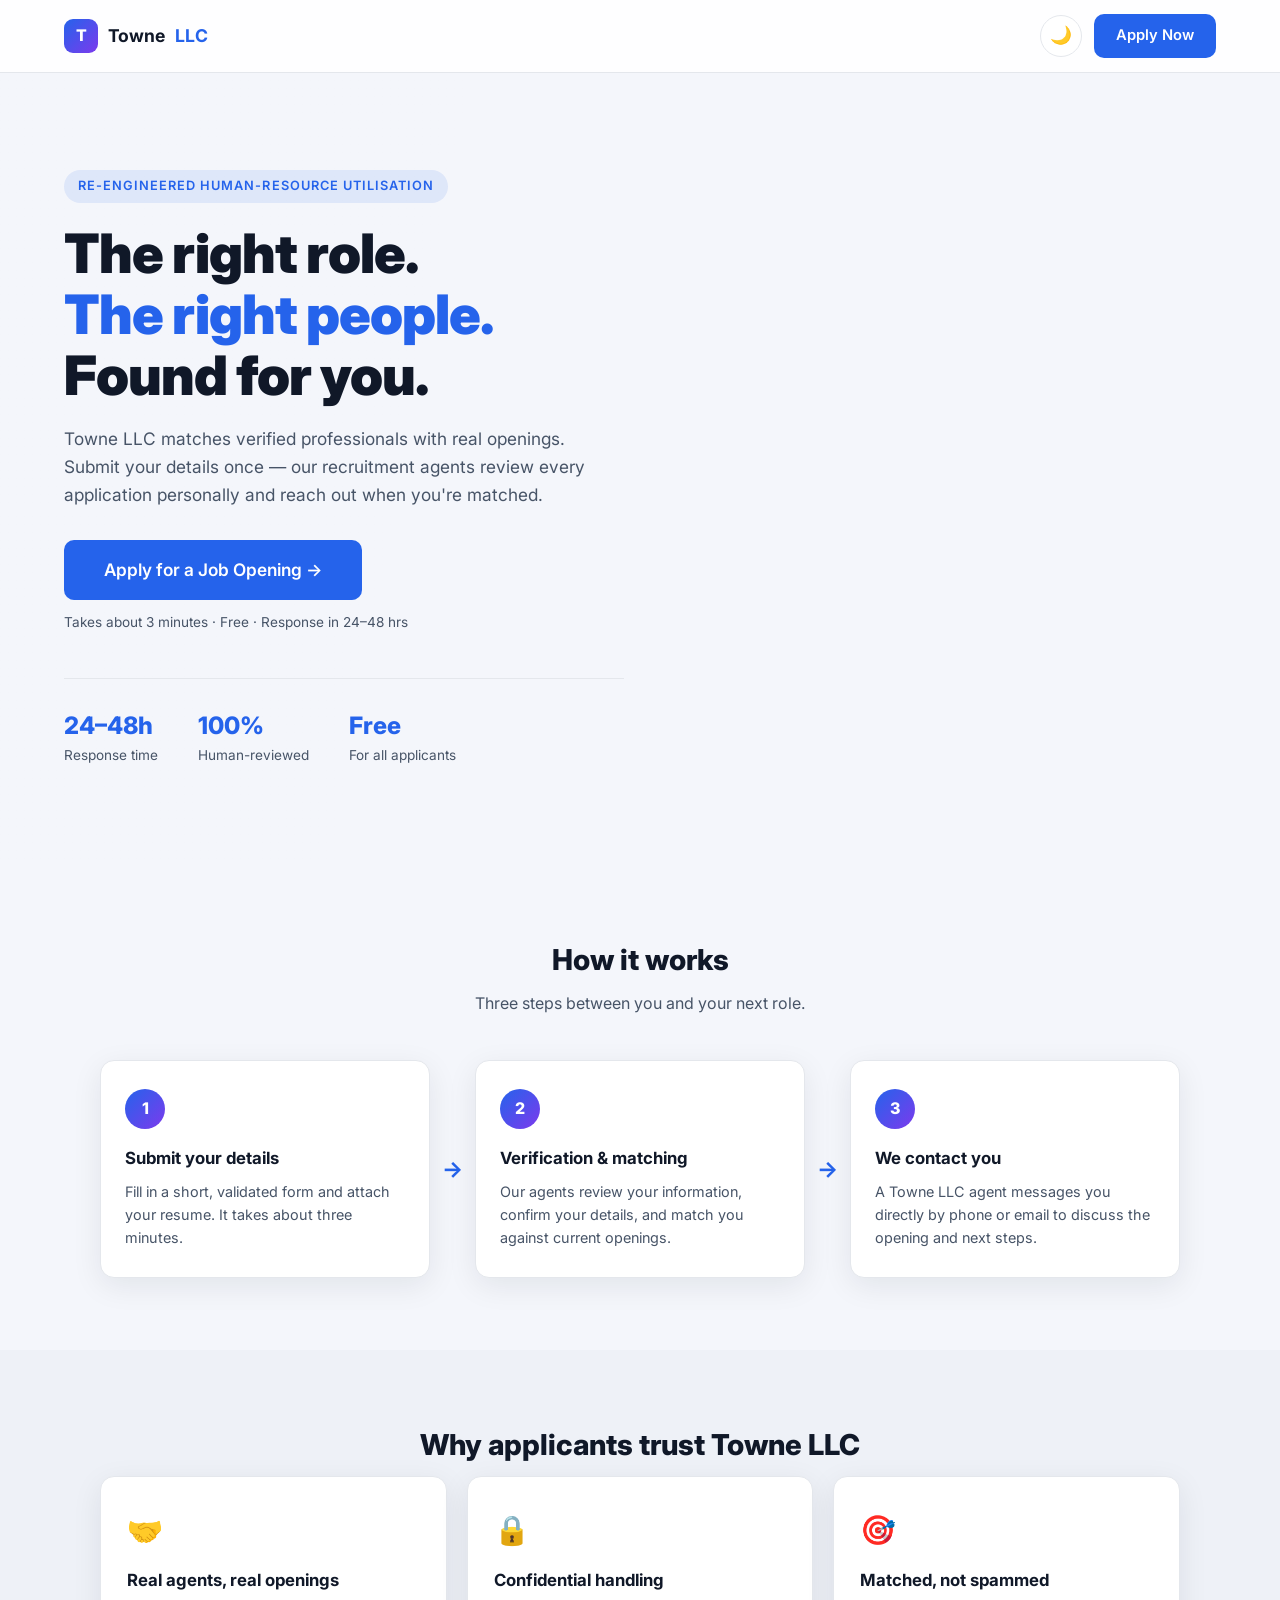
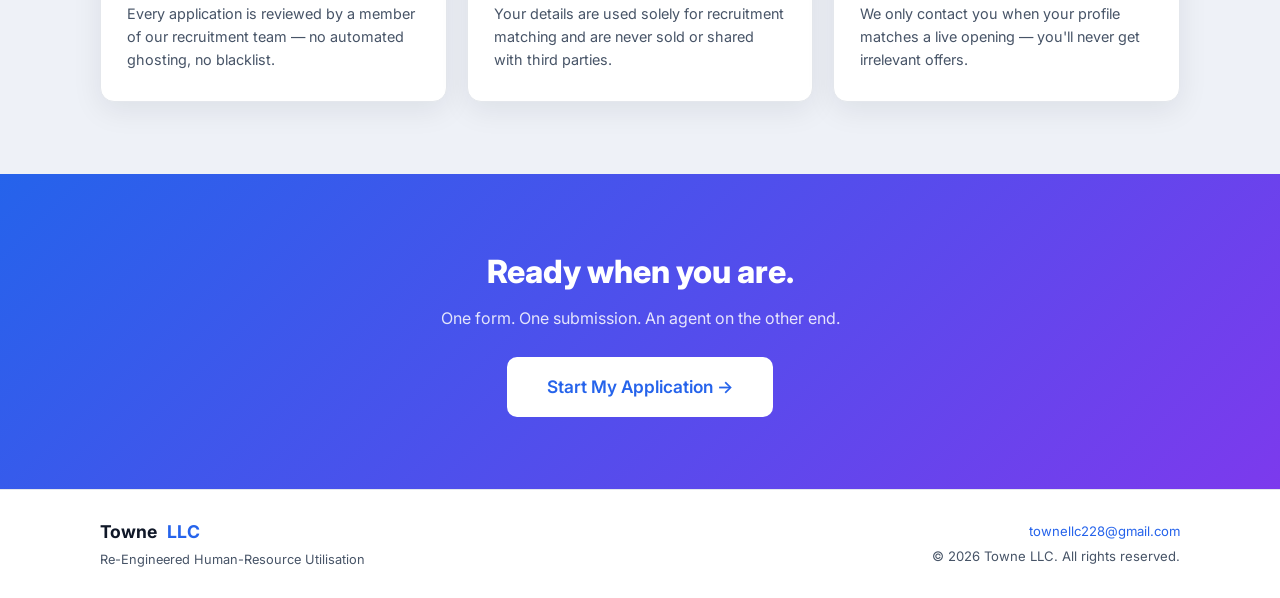
<file: index.html>
<!DOCTYPE html>
<html lang="en">
<head>
    <meta charset="UTF-8">
    <meta name="viewport" content="width=device-width, initial-scale=1.0">
    <title>Towne LLC — Recruitment &amp; Talent Placement</title>
    <meta name="description" content="Towne LLC connects professionals with verified job openings. Apply today and our recruitment team will contact you once your details are confirmed and matched.">
    <link rel="preconnect" href="https://fonts.googleapis.com">
    <link href="https://fonts.googleapis.com/css2?family=Inter:wght@400;500;600;700;800;900&display=swap" rel="stylesheet">
    <link rel="stylesheet" href="style.css">
</head>
<body class="landing-page">

    <!-- ===== NAVBAR ===== -->
    <nav class="navbar">
        <a href="index.html" class="nav-brand">
            <span class="brand-mark small">T</span>
            Towne <span class="accent">LLC</span>
        </a>
        <div class="nav-actions">
            <button id="themeToggle" class="theme-toggle-inline" aria-label="Toggle dark mode">🌙</button>
            <a href="apply.html" class="btn-primary btn-nav">Apply Now</a>
        </div>
    </nav>

    <!-- ===== HERO ===== -->
    <header class="hero">
        <div class="hero-overlay"></div>
        <div class="hero-content">
            <span class="hero-eyebrow">Re-Engineered Human-Resource Utilisation</span>
            <h1 class="hero-title">
                The right role.<br>
                <span class="accent">The right people.</span><br>
                Found for you.
            </h1>
            <p class="hero-sub">
                Towne LLC matches verified professionals with real openings.
                Submit your details once — our recruitment agents review every
                application personally and reach out when you're matched.
            </p>
            <div class="hero-cta">
                <a href="apply.html" class="btn-primary btn-xl">
                    Apply for a Job Opening <span class="arrow">→</span>
                </a>
                <span class="cta-note">Takes about 3 minutes · Free · Response in 24–48 hrs</span>
            </div>
            <ul class="hero-stats">
                <li><strong>24–48h</strong><span>Response time</span></li>
                <li><strong>100%</strong><span>Human-reviewed</span></li>
                <li><strong>Free</strong><span>For all applicants</span></li>
            </ul>
        </div>
    </header>

    <!-- ===== HOW IT WORKS ===== -->
    <section class="section">
        <div class="section-inner">
            <h2 class="section-title">How it works</h2>
            <p class="section-sub">Three steps between you and your next role.</p>
            <div class="steps">
                <div class="step-card">
                    <div class="step-num">1</div>
                    <h3>Submit your details</h3>
                    <p>Fill in a short, validated form and attach your resume. It takes about three minutes.</p>
                </div>
                <div class="step-arrow">→</div>
                <div class="step-card">
                    <div class="step-num">2</div>
                    <h3>Verification &amp; matching</h3>
                    <p>Our agents review your information, confirm your details, and match you against current openings.</p>
                </div>
                <div class="step-arrow">→</div>
                <div class="step-card">
                    <div class="step-num">3</div>
                    <h3>We contact you</h3>
                    <p>A Towne LLC agent messages you directly by phone or email to discuss the opening and next steps.</p>
                </div>
            </div>
        </div>
    </section>

    <!-- ===== WHY / TRUST ===== -->
    <section class="section section-alt">
        <div class="section-inner">
            <h2 class="section-title">Why applicants trust Towne LLC </h2>
            <div class="trust-grid">
                <div class="trust-card">
                    <span class="trust-icon">🤝</span>
                    <h3>Real agents, real openings</h3>
                    <p>Every application is reviewed by a member of our recruitment team — no automated ghosting, no blacklist.</p>
                </div>
                <div class="trust-card">
                    <span class="trust-icon">🔒</span>
                    <h3>Confidential handling</h3>
                    <p>Your details are used solely for recruitment matching and are never sold or shared with third parties.</p>
                </div>
                <div class="trust-card">
                    <span class="trust-icon">🎯</span>
                    <h3>Matched, not spammed</h3>
                    <p>We only contact you when your profile matches a live opening — you'll never get irrelevant offers.</p>
                </div>
            </div>
        </div>
    </section>

    <!-- ===== FINAL CTA ===== -->
    <section class="section final-cta">
        <div class="section-inner">
            <h2>Ready when you are.</h2>
            <p>One form. One submission. An agent on the other end.</p>
            <a href="apply.html" class="btn-primary btn-xl">Start My Application <span class="arrow">→</span></a>
        </div>
    </section>

    <!-- ===== FOOTER ===== -->
    <footer class="footer">
        <div class="footer-inner">
            <div>
                <span class="nav-brand">Towne<span class="accent">LLC</span></span>
                <p class="footer-tag">Re-Engineered Human-Resource Utilisation</p>
            </div>
            <div class="footer-right">
                <a href="mailto:townellc228@gmail.com">townellc228@gmail.com</a>
                <span>© 2026 Towne LLC. All rights reserved.</span>
            </div>
        </div>
    </footer>

    <script src="function.js"></script>
</body>
</html>
</file>
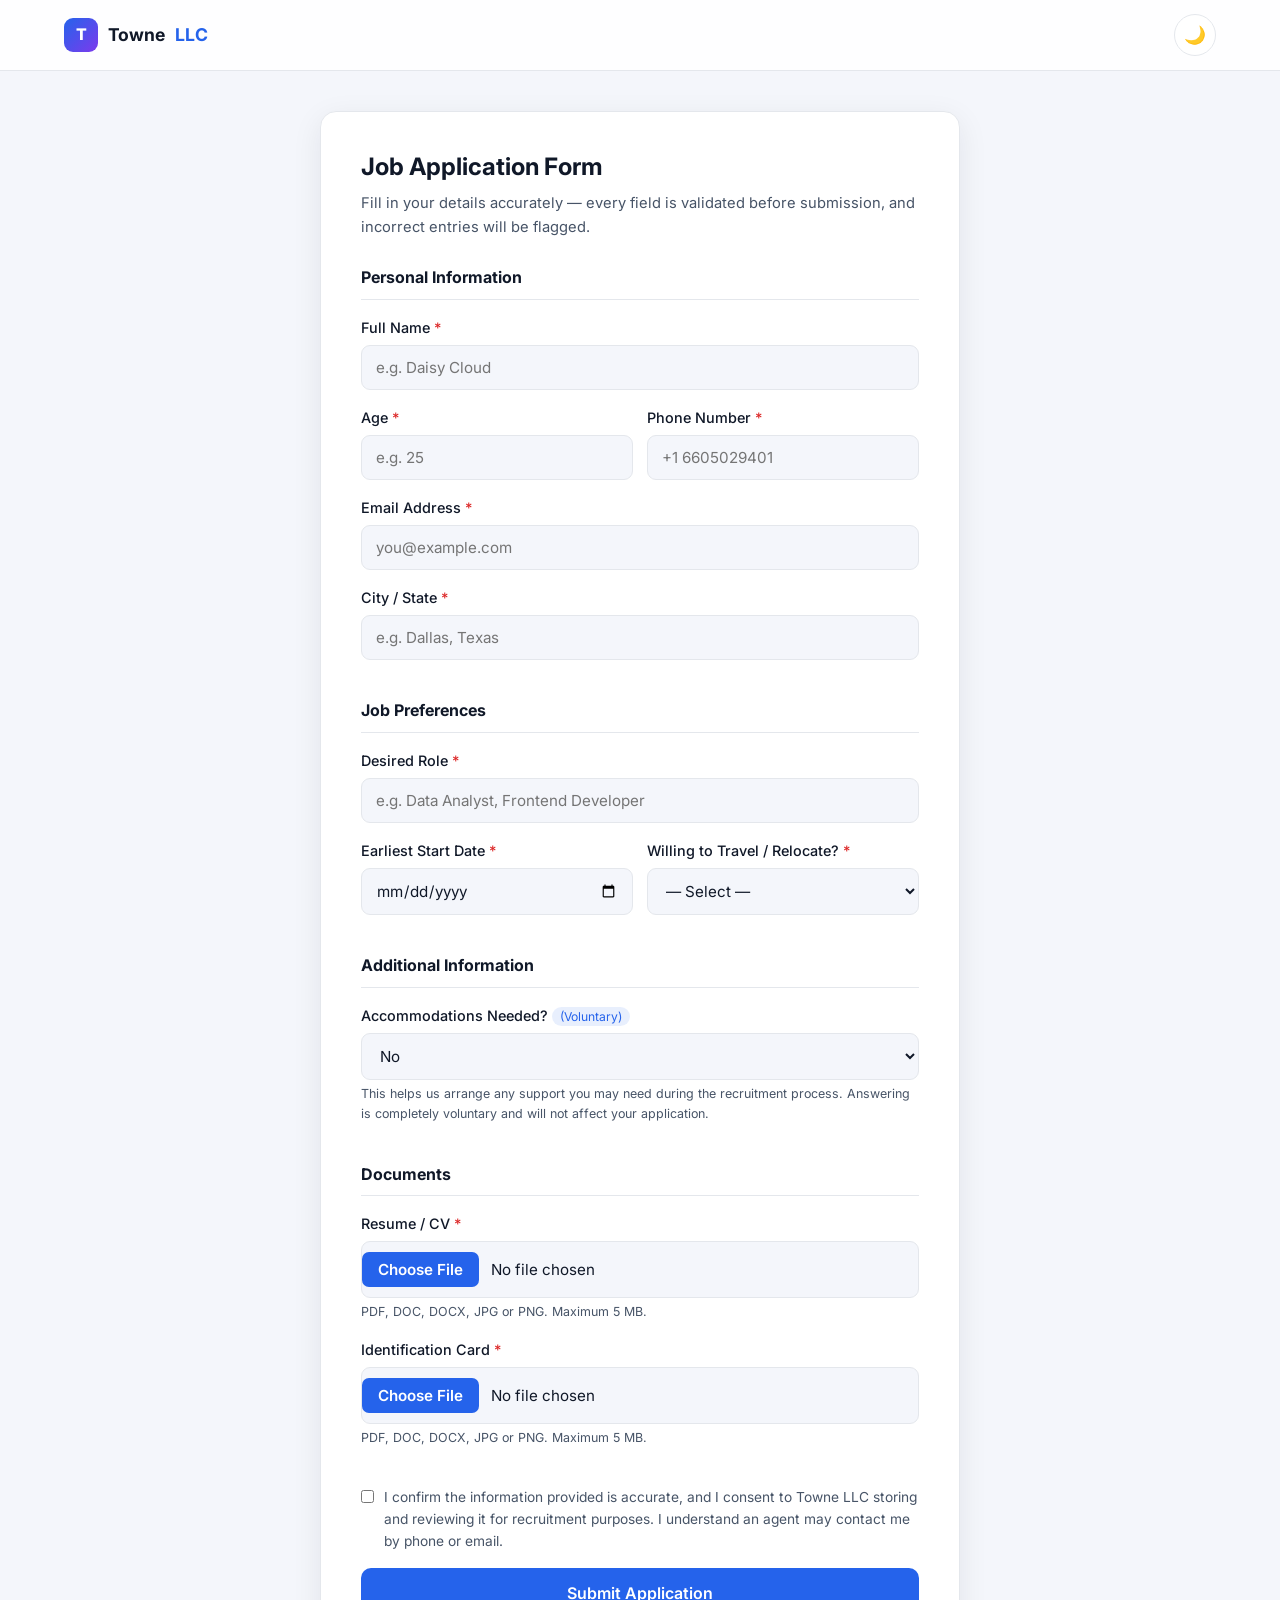
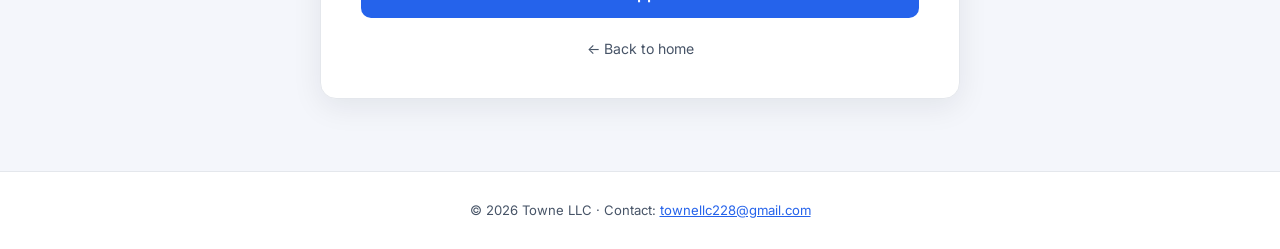
<file: apply.html>
<!DOCTYPE html>
<html lang="en">
<head>
    <meta charset="UTF-8">
    <meta name="viewport" content="width=device-width, initial-scale=1.0">
    <title>Apply — Towne LLC</title>
    <link rel="preconnect" href="https://fonts.googleapis.com">
    <link href="https://fonts.googleapis.com/css2?family=Inter:wght@400;500;600;700;800&display=swap" rel="stylesheet">
    <link rel="stylesheet" href="style.css">
</head>
<body class="apply-page">

    <nav class="navbar">
        <a href="index.html" class="nav-brand">
            <span class="brand-mark small">T</span>
            Towne <span class="accent">LLC</span>
        </a>
        <div class="nav-actions">
            <button id="themeToggle" class="theme-toggle-inline" aria-label="Toggle dark mode">🌙</button>
        </div>
    </nav>

    <main class="form-page">
        <div class="form-card">
            <h2>Job Application Form</h2>
            <p class="form-sub">
                Fill in your details accurately — every field is validated before
                submission, and incorrect entries will be flagged.
            </p>

            <form id="regForm" novalidate>

                <fieldset>
                    <legend>Personal Information</legend>

                    <div class="field">
                        <label for="fullname">Full Name <span class="req">*</span></label>
                        <input type="text" id="fullname" name="fullname" placeholder="e.g. Daisy Cloud" autocomplete="name">
                        <span class="error-msg" data-error-for="fullname"></span>
                    </div>

                    <div class="row-2">
                        <div class="field">
                            <label for="age">Age <span class="req">*</span></label>
                            <input type="number" id="age" name="age" min="18" max="90" placeholder="e.g. 25">
                            <span class="error-msg" data-error-for="age"></span>
                        </div>
                        <div class="field">
                            <label for="phone">Phone Number <span class="req">*</span></label>
                            <input type="tel" id="phone" name="phone" placeholder="+1 6605029401" autocomplete="tel">
                            <span class="error-msg" data-error-for="phone"></span>
                        </div>
                    </div>

                    <div class="field">
                        <label for="email">Email Address <span class="req">*</span></label>
                        <input type="email" id="email" name="email" placeholder="you@example.com" autocomplete="email">
                        <span class="error-msg" data-error-for="email"></span>
                    </div>

                    <div class="field">
                        <label for="citystate">City / State <span class="req">*</span></label>
                        <input type="text" id="citystate" name="citystate" placeholder="e.g. Dallas, Texas" autocomplete="address-level2">
                        <span class="error-msg" data-error-for="citystate"></span>
                    </div>
                </fieldset>

                <fieldset>
                    <legend>Job Preferences</legend>

                    <div class="field">
                        <label for="role">Desired Role <span class="req">*</span></label>
                        <input type="text" id="role" name="role" placeholder="e.g. Data Analyst, Frontend Developer" list="roleSuggestions">
                        <datalist id="roleSuggestions">
                            <option value="Frontend Developer"></option>
                            <option value="Backend Developer"></option>
                            <option value="Full-Stack Developer"></option>
                            <option value="Data Analyst"></option>
                            <option value="Accountant"></option>
                            <option value="Administrative Officer"></option>
                            <option value="Customer Service Representative"></option>
                            <option value="Sales / Marketing Officer"></option>
                            <option value="Human Resources Officer"></option>
                            <option value="Graphic Designer"></option>
                            <option value="Other (specify)"></option>
                        </datalist>
                        <span class="error-msg" data-error-for="role"></span>
                    </div>

                    <div class="row-2">
                        <div class="field">
                            <label for="startDate">Earliest Start Date <span class="req">*</span></label>
                            <input type="date" id="startDate" name="startDate">
                            <span class="error-msg" data-error-for="startDate"></span>
                        </div>
                        <div class="field">
                            <label for="travel">Willing to Travel / Relocate? <span class="req">*</span></label>
                            <select id="travel" name="travel">
                                <option value="">— Select —</option>
                                <option value="Yes, fully">Yes, fully</option>
                                <option value="Within my country only">Within my country only</option>
                                <option value="No">No</option>
                            </select>
                            <span class="error-msg" data-error-for="travel"></span>
                        </div>
                    </div>
                </fieldset>

                <fieldset>
                    <legend>Additional Information</legend>

                    <div class="field">
                        <label for="accommodations">
                            Accommodations Needed? <span class="voluntary">(Voluntary)</span>
                        </label>
                        <select id="accommodations" name="accommodations">
                            <option value="No">No</option>
                            <option value="Yes (specified below)">Yes — I'll specify below</option>
                            <option value="Prefer not to say">Prefer not to say</option>
                        </select>
                        <span class="field-note">
                            This helps us arrange any support you may need during the
                            recruitment process. Answering is completely voluntary and
                            will not affect your application.
                        </span>
                    </div>

                    <div class="field" id="accomDetailField" hidden>
                        <label for="accomDetail">Please describe the accommodation needed</label>
                        <input type="text" id="accomDetail" name="accomDetail" placeholder="e.g. wheelchair-accessible interview venue">
                        <span class="error-msg" data-error-for="accomDetail"></span>
                    </div>
                </fieldset>

                <fieldset>
                    <legend>Documents</legend>

                    <div class="field">
                        <label for="resume">Resume / CV <span class="req">*</span></label>
                        <input type="file" id="resume" name="resume" accept=".pdf,.doc,.docx,.jpg,.jpeg,.png">
                        <span class="field-note">PDF, DOC, DOCX, JPG or PNG. Maximum 5 MB.</span>
                        <span class="error-msg" data-error-for="resume"></span>
                    </div>

                    <div class="field">
                        <label for="id">Identification Card <span class="req">*</span></label>
                        <input type="file" id="id" name="id" accept=".pdf,.doc,.docx,.jpg,.jpeg,.png">
                        <span class="field-note">PDF, DOC, DOCX, JPG or PNG. Maximum 5 MB.</span>
                        <span class="error-msg" data-error-for="id"></span>
                    </div>
                </fieldset>

                <div class="field checkbox-field">
                    <label class="checkbox-label">
                        <input type="checkbox" id="consent" name="consent">
                        <span>I confirm the information provided is accurate, and I consent to
                        Towne LLC storing and reviewing it for recruitment purposes.
                        I understand an agent may contact me by phone or email.</span>
                    </label>
                    <span class="error-msg" data-error-for="consent"></span>
                </div>

                <button type="submit" id="submitBtn" class="btn-primary btn-full">Submit Application</button>
            </form>

            <div id="successBanner" class="success-banner" hidden>
                ✅ <strong>Application submitted!</strong> Your details, resume and ID
                have been received. Our agency will message you once your information is
                confirmed and matched with an opening. Keep your phone and email reachable.
            </div>

            <div id="errorBanner" class="success-banner" hidden style="background:var(--error);color:#fff;">
                ⚠️ <strong>Submission failed.</strong> <span id="errorMsg"></span>
            </div>

            <p class="back-link"><a href="index.html">← Back to home</a></p>
        </div>
    </main>

    <footer class="footer footer-simple">
        <span>© 2026 Towne LLC · Contact: <a href="mailto:townellc228@gmail.com">townellc228@gmail.com</a></span>
    </footer>

    <script src="function.js"></script>
</body>
</html>
</file>
<file: style.css>
/* ================= TOKENS ================= */
:root {
    /* ── SWAP YOUR BACKGROUND IMAGE / GIF HERE ──
       Use a URL or a local file, e.g.: url("images/office.jpg") */
    --hero-img: url("https://images.unsplash.com/photo-1522071820081-009f0129c71c?auto=format&fit=crop&w=1920&q=80");

    --bg: #f4f6fb;
    --bg-card: #ffffff;
    --bg-alt: #eef1f7;
    --text: #101828;
    --text-soft: #475467;
    --accent: #2563eb;
    --accent-hover: #1d4ed8;
    --accent-2: #7c3aed;
    --border: #e4e7ec;
    --error: #dc2626;
    --success: #16a34a;
    --orb-opacity: 0.25;
    --shadow: 0 8px 30px rgba(16, 24, 40, 0.08);
}
[data-theme="dark"] {
    --bg: #0b1120;
    --bg-card: #151d2e;
    --bg-alt: #0f1729;
    --text: #f1f5f9;
    --text-soft: #94a3b8;
    --accent: #3b82f6;
    --accent-hover: #60a5fa;
    --accent-2: #8b5cf6;
    --border: #26324a;
    --error: #f87171;
    --success: #4ade80;
    --orb-opacity: 0.15;
    --shadow: 0 8px 30px rgba(0, 0, 0, 0.4);
}

/* ================= BASE ================= */
* { margin: 0; padding: 0; box-sizing: border-box; }
body {
    font-family: 'Inter', Arial, sans-serif;
    background: var(--bg);
    color: var(--text);
    line-height: 1.6;
    min-height: 100vh;
    transition: background .3s, color .3s;
}
.accent { color: var(--accent); }

/* ================= NAVBAR ================= */
.navbar {
    position: sticky; top: 0; z-index: 100;
    display: flex; align-items: center; justify-content: space-between;
    padding: 14px 5%;
    background: color-mix(in srgb, var(--bg-card) 85%, transparent);
    backdrop-filter: blur(12px);
    -webkit-backdrop-filter: blur(12px);
    border-bottom: 1px solid var(--border);
}
.nav-brand {
    display: flex; align-items: center; gap: 10px;
    font-weight: 700; font-size: 1.1rem;
    text-decoration: none; color: var(--text);
}
.brand-mark {
    width: 44px; height: 44px; border-radius: 12px;
    background: linear-gradient(135deg, var(--accent), var(--accent-2));
    color: #fff; font-weight: 800; font-size: 1.3rem;
    display: flex; align-items: center; justify-content: center;
}
.brand-mark.small { width: 34px; height: 34px; border-radius: 9px; font-size: 1rem; }
.nav-actions { display: flex; align-items: center; gap: 12px; }
.theme-toggle-inline {
    width: 42px; height: 42px; border-radius: 50%;
    border: 1px solid var(--border); background: var(--bg-card);
    font-size: 1.1rem; cursor: pointer;
    transition: transform .2s;
}
.theme-toggle-inline:hover { transform: scale(1.1) rotate(15deg); }
.btn-nav { padding: 10px 22px; font-size: .92rem; }

/* ================= HERO ================= */
.hero {
    position: relative;
    min-height: 88vh;
    display: flex; align-items: center;
    background-image: var(--hero-img);
    background-size: cover;
    background-position: center;
    overflow: hidden;
}
.hero-overlay {
    position: absolute; inset: 0;
    background: linear-gradient(
        100deg,
        color-mix(in srgb, var(--bg) 92%, transparent) 0%,
        color-mix(in srgb, var(--bg) 78%, transparent) 45%,
        color-mix(in srgb, var(--bg) 35%, transparent) 100%
    );
}
.hero-content {
    position: relative; z-index: 1;
    padding: 80px 5%;
    max-width: 720px;
    animation: rise .8s ease both;
}
.hero-eyebrow {
    display: inline-block;
    font-size: .8rem; font-weight: 600;
    letter-spacing: .08em; text-transform: uppercase;
    color: var(--accent);
    background: rgba(37, 99, 235, .1);
    padding: 6px 14px; border-radius: 20px;
    margin-bottom: 20px;
}
.hero-title {
    font-size: clamp(2.2rem, 5vw, 3.4rem);
    font-weight: 900;
    line-height: 1.12;
    margin-bottom: 20px;
    letter-spacing: -1px;
}
.hero-sub {
    font-size: 1.08rem;
    color: var(--text-soft);
    max-width: 560px;
    margin-bottom: 32px;
}
.hero-cta { display: flex; flex-direction: column; gap: 12px; align-items: flex-start; }
.cta-note { font-size: .85rem; color: var(--text-soft); }

.hero-stats {
    list-style: none;
    display: flex; gap: 40px;
    margin-top: 44px; padding-top: 28px;
    border-top: 1px solid var(--border);
}
.hero-stats li { display: flex; flex-direction: column; }
.hero-stats strong { font-size: 1.5rem; font-weight: 800; color: var(--accent); }
.hero-stats span { font-size: .85rem; color: var(--text-soft); }

@keyframes rise { from { opacity: 0; transform: translateY(24px); } to { opacity: 1; transform: none; } }

/* ================= SECTIONS (Landing) ================= */
.section { padding: 72px 5%; }
.section-alt { background: var(--bg-alt); }
.section-inner { max-width: 1080px; margin: 0 auto; }
.section-title { font-size: 1.8rem; font-weight: 800; text-align: center; margin-bottom: 8px; }
.section-sub { text-align: center; color: var(--text-soft); margin-bottom: 44px; }

/* Steps */
.steps {
    display: flex; align-items: stretch; gap: 12px;
    justify-content: center;
}
.step-card {
    flex: 1;
    background: var(--bg-card);
    border: 1px solid var(--border);
    border-radius: 14px;
    padding: 28px 24px;
    box-shadow: var(--shadow);
    transition: transform .2s, box-shadow .2s;
}
.step-card:hover { transform: translateY(-4px); box-shadow: 0 12px 32px rgba(16,24,40,.12); }
.step-num {
    width: 40px; height: 40px; border-radius: 50%;
    background: linear-gradient(135deg, var(--accent), var(--accent-2));
    color: #fff; font-weight: 800;
    display: flex; align-items: center; justify-content: center;
    margin-bottom: 16px;
}
.step-card h3 { font-size: 1.05rem; margin-bottom: 8px; }
.step-card p { font-size: .9rem; color: var(--text-soft); }
.step-arrow {
    display: flex; align-items: center;
    font-size: 1.4rem; color: var(--accent);
    font-weight: 700;
}

/* Trust cards */
.trust-grid { display: grid; grid-template-columns: repeat(3, 1fr); gap: 20px; }
.trust-card {
    background: var(--bg-card);
    border: 1px solid var(--border);
    border-radius: 14px;
    padding: 30px 26px;
    box-shadow: var(--shadow);
}
.trust-icon { font-size: 1.8rem; display: block; margin-bottom: 14px; }
.trust-card h3 { font-size: 1.05rem; margin-bottom: 8px; }
.trust-card p { font-size: .9rem; color: var(--text-soft); }

/* Final CTA */
.final-cta {
    background: linear-gradient(135deg, var(--accent), var(--accent-2));
    text-align: center;
}
.final-cta h2 { color: #fff; font-size: 2rem; font-weight: 800; margin-bottom: 8px; }
.final-cta p { color: rgba(255,255,255,.85); margin-bottom: 26px; }
.final-cta .btn-primary { background: #fff; color: var(--accent); }
.final-cta .btn-primary:hover { background: #f0f4ff; box-shadow: 0 8px 24px rgba(0,0,0,.2); }

/* ================= FOOTER ================= */
.footer {
    border-top: 1px solid var(--border);
    padding: 28px 5%;
    background: var(--bg-card);
}
.footer-inner {
    max-width: 1080px; margin: 0 auto;
    display: flex; align-items: center; justify-content: space-between;
    gap: 16px; flex-wrap: wrap;
}
.footer-tag { font-size: .8rem; color: var(--text-soft); margin-top: 4px; }
.footer-right {
    display: flex; flex-direction: column; align-items: flex-end; gap: 4px;
    font-size: .82rem; color: var(--text-soft);
}
.footer-right a { color: var(--accent); text-decoration: none; }
.footer-simple {
    text-align: center; font-size: .82rem; color: var(--text-soft);
}
.footer-simple a { color: var(--accent); }

/* ================= BUTTONS ================= */
.btn-primary {
    display: inline-block;
    background: var(--accent); color: #fff;
    border: none; border-radius: 10px;
    font-weight: 600; cursor: pointer;
    text-decoration: none; text-align: center;
    font-family: inherit;
    transition: background .15s, transform .1s, box-shadow .15s;
}
.btn-primary:hover { background: var(--accent-hover); transform: translateY(-2px); box-shadow: 0 6px 18px rgba(37,99,235,.35); }
.btn-primary:disabled { opacity: .6; cursor: not-allowed; transform: none; box-shadow: none; }
.btn-xl { padding: 16px 40px; font-size: 1.08rem; }
.btn-full { width: 100%; padding: 15px; font-size: 1rem; margin-top: 8px; }
.arrow { display: inline-block; transition: transform .2s; }
.btn-primary:hover .arrow { transform: translateX(4px); }

/* ================= FORM PAGE ================= */
.form-page { display: flex; justify-content: center; padding: 40px 20px 72px; }
.form-card {
    background: var(--bg-card);
    border: 1px solid var(--border);
    border-radius: 16px;
    box-shadow: var(--shadow);
    padding: 36px 40px;
    max-width: 640px; width: 100%;
    animation: rise .6s ease both;
}
.form-card h2 { font-size: 1.5rem; margin-bottom: 6px; }
.form-sub { color: var(--text-soft); font-size: .92rem; margin-bottom: 26px; }

form fieldset { border: none; margin-bottom: 22px; }
form legend {
    font-weight: 700; font-size: 1rem;
    padding-bottom: 8px; margin-bottom: 16px;
    border-bottom: 1.5px solid var(--border);
    width: 100%;
}
.row-2 { display: grid; grid-template-columns: 1fr 1fr; gap: 14px; }
.field { margin-bottom: 16px; }
label { display: block; font-weight: 500; font-size: .9rem; margin-bottom: 6px; }
.req { color: var(--error); }
.voluntary {
    font-weight: 400; font-size: .76rem;
    background: rgba(37,99,235,.1); color: var(--accent);
    padding: 2px 8px; border-radius: 10px;
}

input[type="text"], input[type="tel"], input[type="email"],
input[type="number"], input[type="date"], select, input[type="file"] {
    width: 100%;
    padding: 12px 14px;
    border: 1.5px solid var(--border);
    border-radius: 9px;
    background: var(--bg);
    color: var(--text);
    font-size: .95rem;
    font-family: inherit;
    outline: none;
    transition: border-color .15s, box-shadow .15s;
}
input:focus, select:focus { border-color: var(--accent); box-shadow: 0 0 0 3px rgba(37,99,235,.15); }
input[type="date"] { color-scheme: light; }
[data-theme="dark"] input[type="date"] { color-scheme: dark; }
input[type="file"] { padding: 10px 0; }
input[type="file"]::file-selector-button {
    background: var(--accent); color: #fff;
    border: none; border-radius: 7px;
    padding: 8px 16px; margin-right: 12px;
    font-family: inherit; font-weight: 600; cursor: pointer;
}

.field.invalid input, .field.invalid select { border-color: var(--error); }
.field.valid input, .field.valid select { border-color: var(--success); }
.error-msg { display: none; color: var(--error); font-size: .8rem; margin-top: 5px; }
.error-msg.show { display: block; animation: shake .3s; }
@keyframes shake {
    0%, 100% { transform: translateX(0); }
    25% { transform: translateX(-4px); } 75% { transform: translateX(4px); }
}
.field-note { display: block; font-size: .78rem; color: var(--text-soft); margin-top: 4px; }

.checkbox-field { margin: 20px 0 8px; }
.checkbox-label {
    display: flex; gap: 10px; align-items: flex-start;
    font-weight: 400; font-size: .86rem;
    color: var(--text-soft); cursor: pointer;
}
.checkbox-label input { width: auto; margin-top: 4px; }

.success-banner {
    background: rgba(22,163,74,.1);
    border: 1.5px solid var(--success);
    border-radius: 10px;
    padding: 16px 18px;
    font-size: .92rem;
    margin-bottom: 22px;
    animation: rise .4s ease both;
}

.back-link { text-align: center; margin-top: 18px; }
.back-link a { color: var(--text-soft); text-decoration: none; font-size: .88rem; }
.back-link a:hover { color: var(--accent); }

/* ================= RESPONSIVE ================= */
@media (max-width: 900px) {
    .steps { flex-direction: column; }
    .step-arrow { justify-content: center; transform: rotate(90deg); }
    .trust-grid { grid-template-columns: 1fr; }
}
@media (max-width: 640px) {
    .hero { min-height: 78vh; }
    .hero-content { padding: 56px 6%; }
    .hero-stats { gap: 24px; }
    .form-card { padding: 28px 22px; }
    .row-2 { grid-template-columns: 1fr; gap: 0; }
    .footer-right { align-items: flex-start; }
}
</file>
